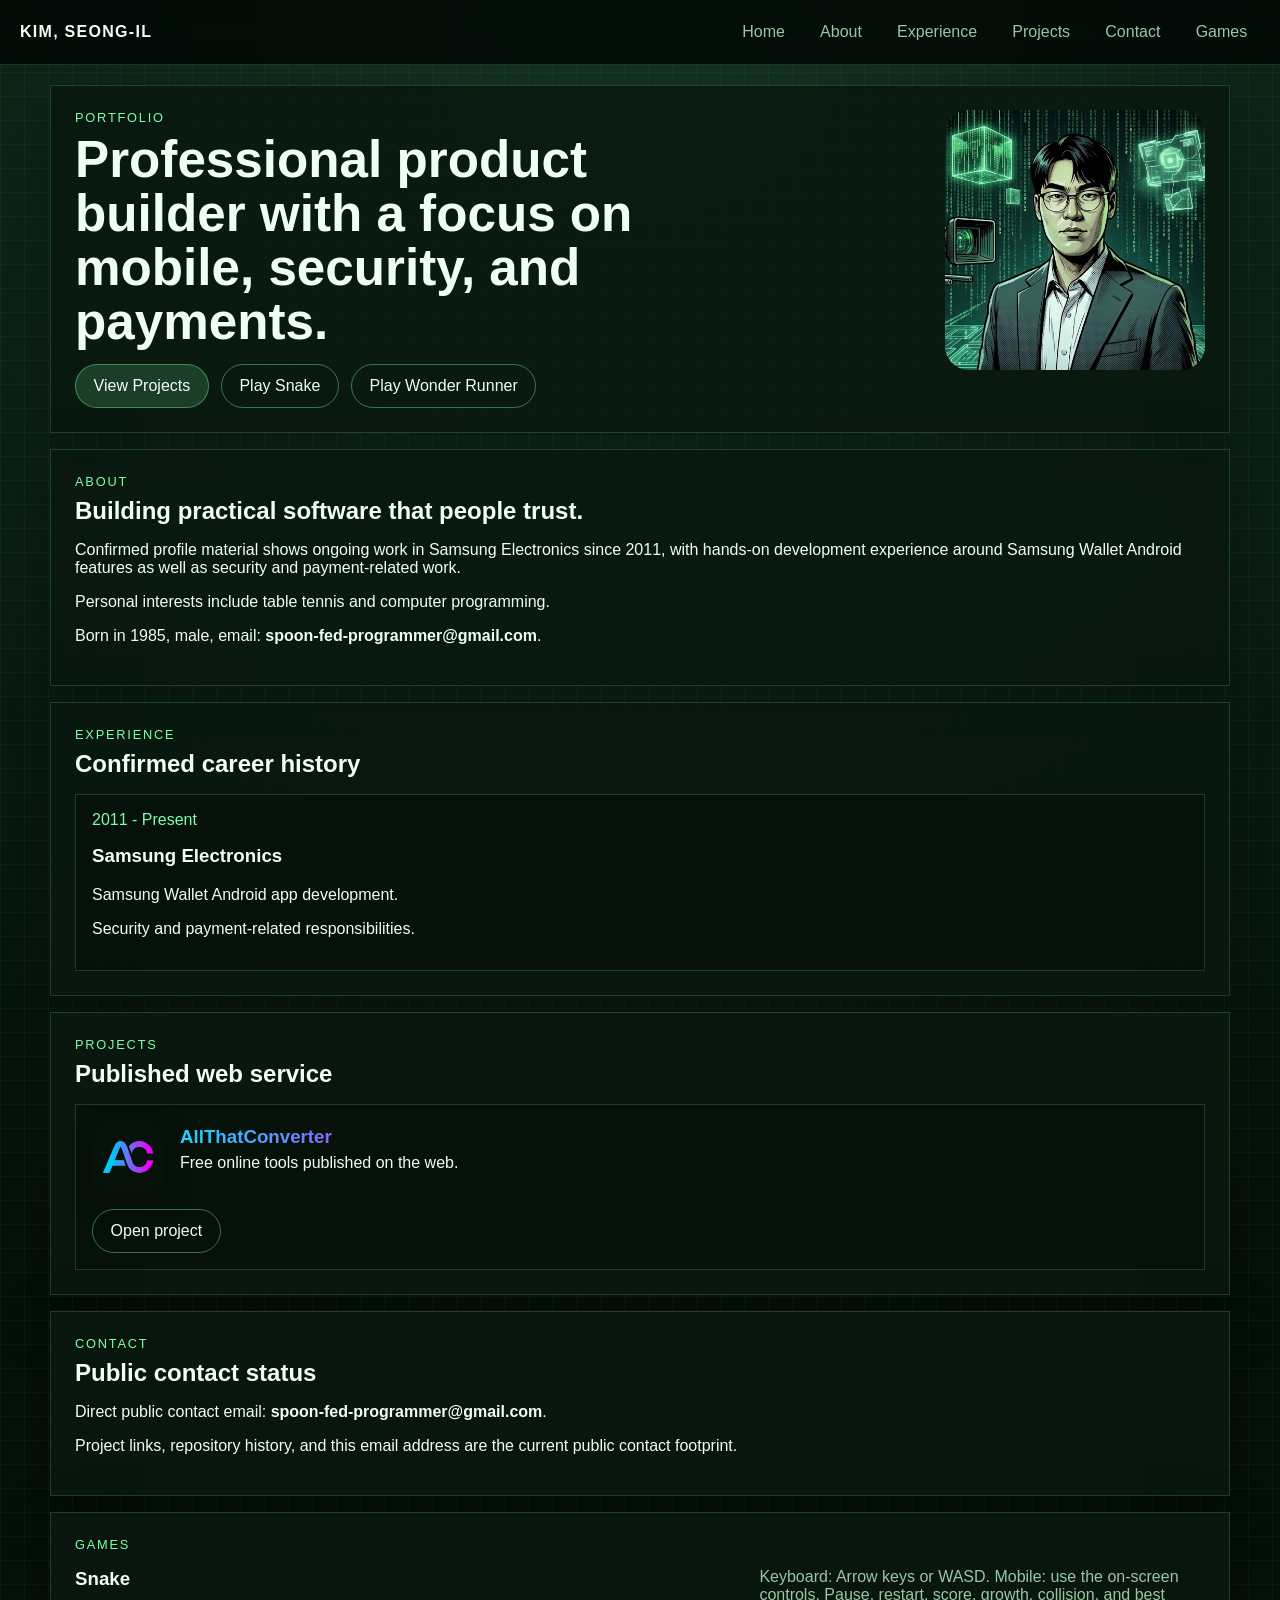
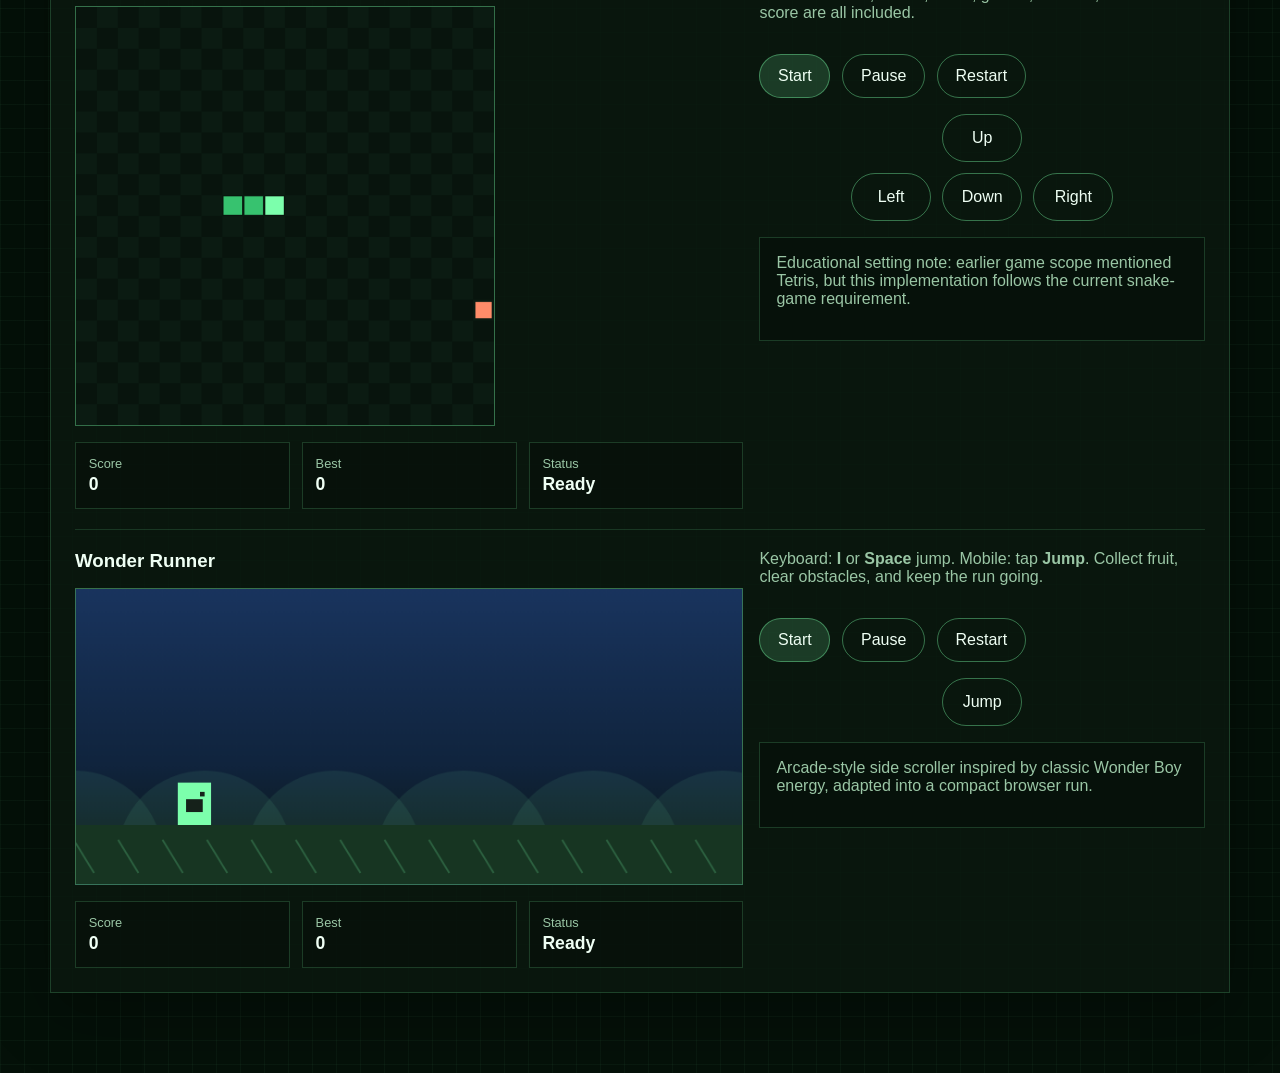
<file: index.html>
<!DOCTYPE html>
<html lang="ko">
<head>
  <meta charset="UTF-8">
  <meta name="viewport" content="width=device-width, initial-scale=1.0">
  <title>Spoon Fed Programmer</title>
  <meta name="description" content="Professional profile website with a matrix-inspired dark theme and a playable snake game.">
  <link rel="stylesheet" href="styles.css">
</head>
<body>
  <div class="page-shell">
    <header class="site-header">
      <a class="brand" href="#home">Kim, Seong-Il</a>
      <button class="menu-toggle" type="button" aria-expanded="false" aria-controls="site-nav">
        Menu
      </button>
      <nav id="site-nav" class="site-nav" aria-label="Primary">
        <a href="#home">Home</a>
        <a href="#about">About</a>
        <a href="#experience">Experience</a>
        <a href="#projects">Projects</a>
        <a href="#contact">Contact</a>
        <a href="#games">Games</a>
      </nav>
    </header>

    <main>
      <section id="home" class="hero">
        <div class="hero-copy">
          <p class="eyebrow">Portfolio</p>
          <h1>Professional product builder with a focus on mobile, security, and payments.</h1>
          <div class="hero-actions">
            <a class="button button-primary" href="#projects">View Projects</a>
            <a class="button" href="#games">Play Snake</a>
            <a class="button" href="#wonder-runner">Play Wonder Runner</a>
          </div>
        </div>
        <div class="hero-photo-wrap" aria-label="Profile photo">
          <img src="assets/profile.jpg" alt="Profile photo of Kim, Seong-Il" class="profile-photo">
        </div>
      </section>

      <section id="about" class="panel">
        <div class="section-heading">
          <p class="eyebrow">About</p>
          <h2>Building practical software that people trust.</h2>
        </div>
        <p>
          Confirmed profile material shows ongoing work in Samsung Electronics since 2011, with hands-on
          development experience around Samsung Wallet Android features as well as security and payment-related work.
        </p>
        <p>
          Personal interests include table tennis and computer programming.
        </p>
        <p>
          Born in 1985, male, email: <strong>spoon-fed-programmer@gmail.com</strong>.
        </p>
      </section>

      <section id="experience" class="panel">
        <div class="section-heading">
          <p class="eyebrow">Experience</p>
          <h2>Confirmed career history</h2>
        </div>
        <div class="timeline-item">
          <p class="timeline-range">2011 - Present</p>
          <h3>Samsung Electronics</h3>
          <p>Samsung Wallet Android app development.</p>
          <p>Security and payment-related responsibilities.</p>
        </div>
      </section>

      <section id="projects" class="panel">
        <div class="section-heading">
          <p class="eyebrow">Projects</p>
          <h2>Published web service</h2>
        </div>
        <article class="project-card">
          <div class="project-brand">
            <img src="assets/icon-512.png" alt="All That Converter icon" class="project-icon">
            <div>
              <h3 class="project-gradient">AllThatConverter</h3>
              <p>Free online tools published on the web.</p>
            </div>
          </div>
          <a class="button" href="https://allthatconverter.web.app/" target="_blank" rel="noreferrer">Open project</a>
        </article>
      </section>

      <section id="contact" class="panel">
        <div class="section-heading">
          <p class="eyebrow">Contact</p>
          <h2>Public contact status</h2>
        </div>
        <p>Direct public contact email: <strong>spoon-fed-programmer@gmail.com</strong>.</p>
        <p>
          Project links, repository history, and this email address are the current public contact footprint.
        </p>
      </section>

      <section id="games" class="panel games-panel">
        <div class="section-heading">
          <p class="eyebrow">Games</p>
        </div>
        <div class="game-layout">
          <div class="game-stage">
            <h3 class="game-title">Snake</h3>
            <canvas id="snake-board" width="360" height="360" aria-label="Snake game board"></canvas>
            <div class="game-status" aria-live="polite">
              <p><span>Score</span><strong id="score">0</strong></p>
              <p><span>Best</span><strong id="best-score">0</strong></p>
              <p><span>Status</span><strong id="game-state">Ready</strong></p>
            </div>
          </div>
          <div class="game-sidebar">
            <p class="games-copy">
              Keyboard: Arrow keys or WASD. Mobile: use the on-screen controls. Pause, restart, score, growth,
              collision, and best score are all included.
            </p>
            <div class="game-actions">
              <button id="start-game" class="button button-primary" type="button">Start</button>
              <button id="pause-game" class="button" type="button">Pause</button>
              <button id="restart-game" class="button" type="button">Restart</button>
            </div>
            <div class="touch-controls" aria-label="Mobile snake controls">
              <button class="control-button" type="button" data-direction="up">Up</button>
              <div class="control-row">
                <button class="control-button" type="button" data-direction="left">Left</button>
                <button class="control-button" type="button" data-direction="down">Down</button>
                <button class="control-button" type="button" data-direction="right">Right</button>
              </div>
            </div>
            <div class="game-note">
              <p>Educational setting note: earlier game scope mentioned Tetris, but this implementation follows the current snake-game requirement.</p>
            </div>
          </div>
        </div>

        <div id="wonder-runner" class="game-layout side-scroller-layout">
          <div class="game-stage">
            <h3 class="game-title">Wonder Runner</h3>
            <canvas id="runner-board" width="720" height="320" aria-label="Side scrolling action game board"></canvas>
            <div class="game-status" aria-live="polite">
              <p><span>Score</span><strong id="runner-score">0</strong></p>
              <p><span>Best</span><strong id="runner-best-score">0</strong></p>
              <p><span>Status</span><strong id="runner-state">Ready</strong></p>
            </div>
          </div>
          <div class="game-sidebar">
            <p class="games-copy">
              Keyboard: <strong>I</strong> or <strong>Space</strong> jump. Mobile: tap <strong>Jump</strong>.
              Collect fruit, clear obstacles, and keep the run going.
            </p>
            <div class="game-actions">
              <button id="runner-start" class="button button-primary" type="button">Start</button>
              <button id="runner-pause" class="button" type="button">Pause</button>
              <button id="runner-restart" class="button" type="button">Restart</button>
            </div>
            <div class="touch-controls" aria-label="Mobile side scroller controls">
              <button class="control-button" type="button" data-runner-action="jump">Jump</button>
            </div>
            <div class="game-note">
              <p>Arcade-style side scroller inspired by classic Wonder Boy energy, adapted into a compact browser run.</p>
            </div>
          </div>
        </div>
      </section>
    </main>
  </div>

  <script src="script.js"></script>
  <script src="game.js"></script>
</body>
</html>
</file>
<file: styles.css>
:root {
  --bg: #041008;
  --bg-soft: #0c1f14;
  --panel: rgba(10, 24, 15, 0.86);
  --panel-strong: rgba(9, 18, 12, 0.96);
  --line: rgba(124, 255, 168, 0.18);
  --line-strong: rgba(124, 255, 168, 0.4);
  --text: #effff4;
  --muted: #9ac6a5;
  --accent: #7cffac;
  --accent-soft: rgba(124, 255, 172, 0.12);
  --shadow: 0 20px 60px rgba(0, 0, 0, 0.3);
}

* {
  box-sizing: border-box;
}

html {
  scroll-behavior: smooth;
}

body {
  margin: 0;
  min-height: 100vh;
  font-family: "Segoe UI", sans-serif;
  color: var(--text);
  background:
    linear-gradient(rgba(124, 255, 172, 0.04) 1px, transparent 1px),
    linear-gradient(90deg, rgba(124, 255, 172, 0.04) 1px, transparent 1px),
    radial-gradient(circle at top, #153423 0%, var(--bg) 50%);
  background-size: 24px 24px, 24px 24px, auto;
}

a {
  color: inherit;
}

button,
a.button {
  font: inherit;
}

.page-shell {
  min-height: 100vh;
}

.site-header {
  position: sticky;
  top: 0;
  z-index: 10;
  display: flex;
  align-items: center;
  justify-content: space-between;
  gap: 1rem;
  padding: 1rem 1.25rem;
  background: rgba(2, 8, 5, 0.88);
  border-bottom: 1px solid var(--line);
  backdrop-filter: blur(12px);
}

.brand {
  font-weight: 700;
  letter-spacing: 0.08em;
  text-transform: uppercase;
  text-decoration: none;
}

.menu-toggle,
.button,
.control-button {
  border: 1px solid var(--line-strong);
  background: transparent;
  color: var(--text);
  border-radius: 999px;
  transition: transform 0.2s ease, background-color 0.2s ease, border-color 0.2s ease;
}

.menu-toggle:hover,
.button:hover,
.control-button:hover,
.menu-toggle:focus-visible,
.button:focus-visible,
.control-button:focus-visible {
  transform: translateY(-1px);
  background: var(--accent-soft);
  border-color: var(--accent);
}

.menu-toggle {
  display: none;
  padding: 0.65rem 0.95rem;
}

.site-nav {
  display: flex;
  flex-wrap: wrap;
  gap: 0.6rem;
}

.site-nav a {
  padding: 0.45rem 0.8rem;
  text-decoration: none;
  color: var(--muted);
}

.site-nav a:hover,
.site-nav a:focus-visible {
  color: var(--text);
}

main {
  width: min(1180px, calc(100% - 2rem));
  margin: 0 auto;
  padding: 1.25rem 0 4rem;
}

.hero,
.panel {
  border: 1px solid var(--line);
  background: var(--panel);
  box-shadow: var(--shadow);
  margin-bottom: 1rem;
  padding: 1.5rem;
}

.hero {
  display: grid;
  grid-template-columns: 1.4fr 0.9fr;
  gap: 1.25rem;
  align-items: start;
}

.hero-card,
.project-card,
.timeline-item,
.game-note {
  border: 1px solid var(--line);
  background: rgba(5, 15, 9, 0.65);
  padding: 1rem;
}

.hero-card,
.hero-photo-wrap {
  display: flex;
  justify-content: flex-end;
  align-items: flex-start;
}

.profile-photo {
  display: block;
  width: 100%;
  max-width: 260px;
  aspect-ratio: 1;
  object-fit: cover;
  border-radius: 24px;
  margin-bottom: 0;
  border: 0;
  box-shadow: none;
}

.card-label,
.eyebrow {
  margin: 0 0 0.5rem;
  color: var(--accent);
  letter-spacing: 0.14em;
  text-transform: uppercase;
  font-size: 0.8rem;
}

h1,
h2,
h3,
p {
  margin-top: 0;
}

h1 {
  font-size: clamp(2rem, 4vw, 4rem);
  line-height: 1.05;
  margin-bottom: 1rem;
}

h2 {
  margin-bottom: 0.6rem;
}

.summary,
.games-copy,
.feature-list,
.site-nav a,
.game-note p {
  color: var(--muted);
}

.feature-list {
  margin: 0;
  padding-left: 1.1rem;
}

.project-brand {
  display: flex;
  align-items: center;
  gap: 1rem;
  margin-bottom: 1rem;
}

.project-icon {
  width: 72px;
  height: 72px;
  flex: 0 0 72px;
  object-fit: contain;
  border-radius: 18px;
  box-shadow: 0 10px 30px rgba(0, 0, 0, 0.22);
}

.project-gradient {
  margin-bottom: 0.35rem;
  background: linear-gradient(90deg, #19d8ff 0%, #7c73ff 50%, #ff00e5 100%);
  -webkit-background-clip: text;
  background-clip: text;
  color: transparent;
}

.hero-actions,
.game-actions {
  display: flex;
  flex-wrap: wrap;
  gap: 0.75rem;
}

.button {
  display: inline-flex;
  align-items: center;
  justify-content: center;
  min-height: 44px;
  padding: 0.7rem 1.1rem;
  text-decoration: none;
  cursor: pointer;
}

.button-primary {
  background: rgba(124, 255, 172, 0.16);
}

.section-heading {
  margin-bottom: 1rem;
}

.timeline-range {
  color: var(--accent);
}

.games-panel {
  overflow: hidden;
}

.game-layout {
  display: grid;
  grid-template-columns: minmax(0, 1.2fr) minmax(260px, 0.8fr);
  gap: 1rem;
  align-items: start;
}

.side-scroller-layout {
  margin-top: 1.25rem;
  padding-top: 1.25rem;
  border-top: 1px solid rgba(124, 255, 168, 0.14);
}

.game-stage {
  display: grid;
  gap: 1rem;
}

.game-title {
  margin-bottom: 0;
}

#snake-board {
  width: 100%;
  max-width: 420px;
  aspect-ratio: 1;
  border: 1px solid var(--line-strong);
  background: linear-gradient(180deg, rgba(3, 13, 8, 0.95), rgba(7, 19, 12, 0.96));
  box-shadow: inset 0 0 40px rgba(124, 255, 172, 0.06);
}

#runner-board {
  width: 100%;
  max-width: 720px;
  aspect-ratio: 9 / 4;
  border: 1px solid var(--line-strong);
  background: linear-gradient(180deg, rgba(10, 22, 40, 0.98), rgba(12, 18, 12, 0.96));
  box-shadow: inset 0 0 40px rgba(124, 255, 172, 0.05);
}

.game-status {
  display: grid;
  grid-template-columns: repeat(3, minmax(0, 1fr));
  gap: 0.75rem;
}

.game-status p {
  border: 1px solid var(--line);
  background: rgba(5, 14, 9, 0.6);
  margin: 0;
  padding: 0.8rem;
}

.game-status span {
  display: block;
  color: var(--muted);
  font-size: 0.8rem;
  margin-bottom: 0.2rem;
}

.game-status strong {
  font-size: 1.1rem;
}

.game-sidebar {
  display: grid;
  gap: 1rem;
}

.touch-controls {
  display: grid;
  gap: 0.7rem;
  justify-items: center;
}

.control-row {
  display: flex;
  gap: 0.7rem;
}

.control-button {
  min-width: 80px;
  min-height: 48px;
  padding: 0.7rem 0.9rem;
  cursor: pointer;
}

@media (max-width: 900px) {
  .hero,
  .game-layout {
    grid-template-columns: 1fr;
  }
}

@media (max-width: 768px) {
  .menu-toggle {
    display: inline-flex;
  }

  .site-header {
    flex-wrap: wrap;
  }

  .site-nav {
    display: none;
    width: 100%;
    flex-direction: column;
    padding-top: 0.35rem;
  }

  .site-nav.is-open {
    display: flex;
  }

  .site-nav a {
    border-top: 1px solid rgba(124, 255, 172, 0.12);
    padding-left: 0;
  }

  main {
    width: min(100% - 1rem, 1180px);
    padding-top: 0.75rem;
  }

  .game-status {
    grid-template-columns: 1fr;
  }
}

@media (max-width: 480px) {
  .hero,
  .panel {
    padding: 1.1rem;
  }

  .project-brand {
    align-items: flex-start;
  }

  .control-button {
    min-width: 72px;
  }

  #runner-board {
    aspect-ratio: 4 / 3;
  }
}
</file>
